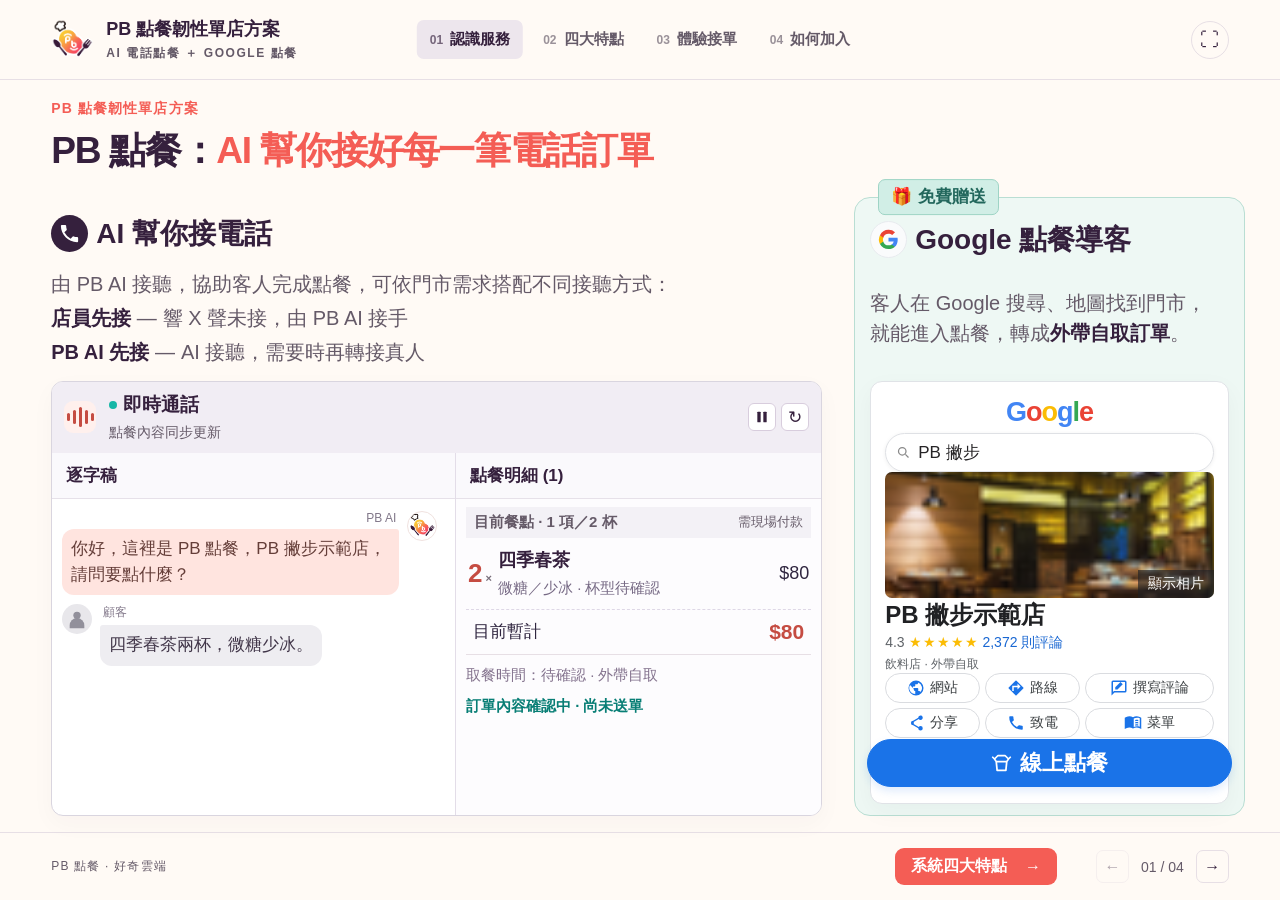
<file: index.html>
<!doctype html>
<html lang="zh-Hant"><head><meta charset="utf-8"><meta name="viewport" content="width=device-width,initial-scale=1"><title>PB Order Pitch V1</title><script>location.replace('./v1/'+location.search+location.hash);</script></head><body><p><a href="./v1/">開啟 PB 點餐韌性單店方案：電話+Google 互動簡報 V1</a></p></body></html>
</file>
